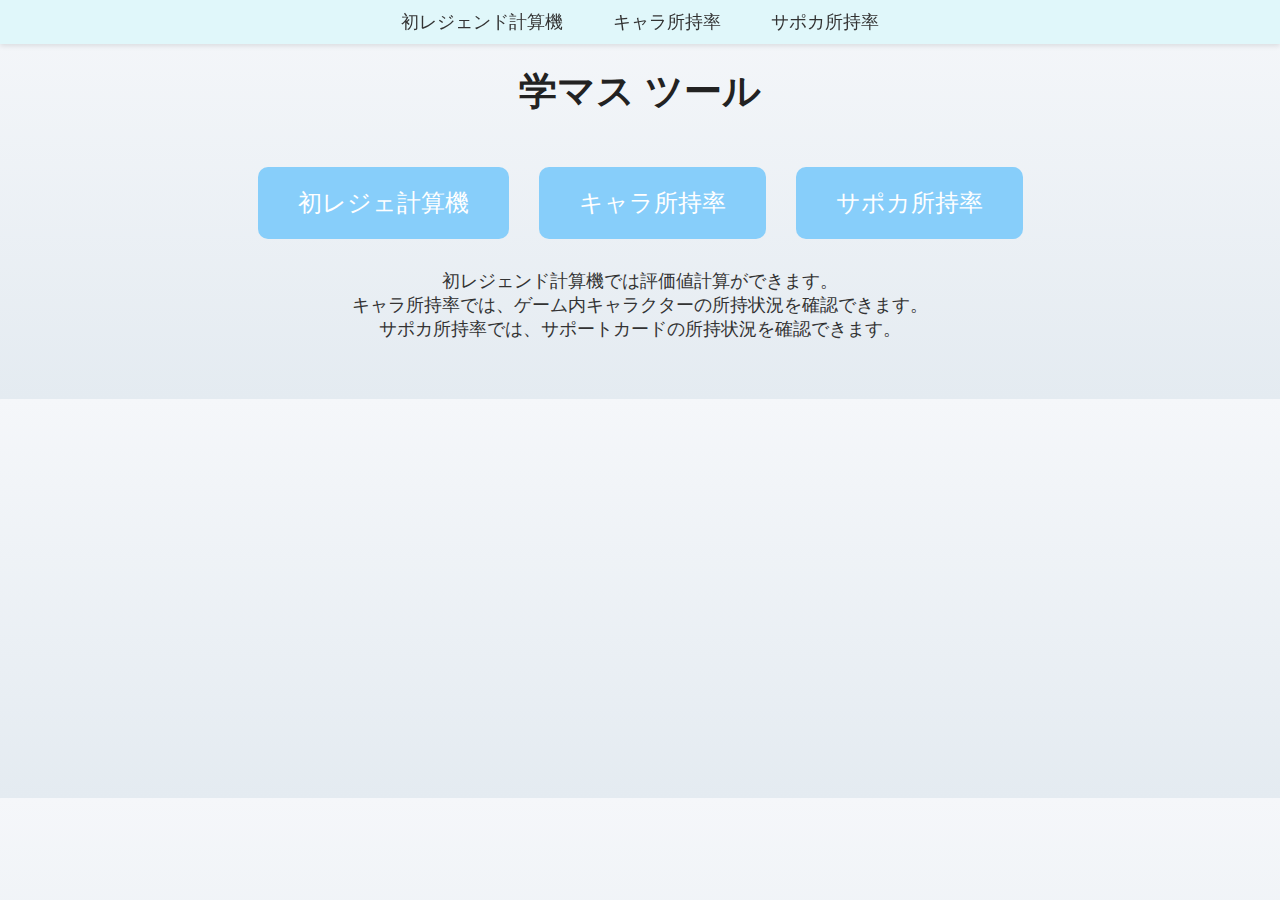
<file: index.html>
<!DOCTYPE html>
<html lang="ja">

<head>
    <meta charset="UTF-8" />
    <title>学マス ツール</title>

    <!-- Google tag (gtag.js) -->
    <script async src="https://www.googletagmanager.com/gtag/js?id=G-Z6489YQ95Q"></script>
    <script>
        window.dataLayer = window.dataLayer || [];
        function gtag() { dataLayer.push(arguments); }
        gtag('js', new Date());

        gtag('config', 'G-Z6489YQ95Q');
    </script>

    <link rel="stylesheet" href="css/style.css" />
</head>

<body>
    <header>
        <nav class="main-nav">
            <ul>
                <li><a href="pages/hajime-r-calculator.html" class="nav-link" id="harcal-link">初レジェンド計算機</a></li>
                <li><a href="pages/character-checker.html" class="nav-link" id="char-link">キャラ所持率</a></li>
                <li><a href="pages/support-checker.html" class="nav-link" id="support-link">サポカ所持率</a></li>
                <!-- <li><a href="pages/nia-simulator.html" class="nav-link" id="nia-link">NIAシミュレーター</a></li> -->
            </ul>
        </nav>
    </header>

    <main>
        <h1>学マス ツール</h1>

        <!-- ボタンリンクと説明文 -->
        <div class="link-container">
            <a href="pages/hajime-r-calculator.html" class="link-item">初レジェ計算機</a>
            <a href="pages/character-checker.html" class="link-item">キャラ所持率</a>
            <a href="pages/support-checker.html" class="link-item">サポカ所持率</a>
            <!-- <a href="pages/nia-simulator.html" class="link-item">NIAシミュレーター</a> -->
        </div>

        <p class="description">初レジェンド計算機では評価値計算ができます。<br>キャラ所持率では、ゲーム内キャラクターの所持状況を確認できます。<br>サポカ所持率では、サポートカードの所持状況を確認できます。</p>
        <!-- <br>[メンテナンス中]NIAシミュレーターでは、NIAのステータス比較ができます。</p> -->



    </main>

    <script>
        const path = window.location.pathname;
        if (path.includes("hajime-r-calculator")) {
            document.getElementById("harcal-link").classList.add("active");
        } else if (path.includes("character-checker")) {
            document.getElementById("char-link").classList.add("active");
        } else if (path.includes("support-checker")) {
            document.getElementById("support-link").classList.add("active");
        } else if (path.includes("nia-simulator")) {
            document.getElementById("nia-link").classList.add("active");
        }
    </script>
</body>

</html>
</file>
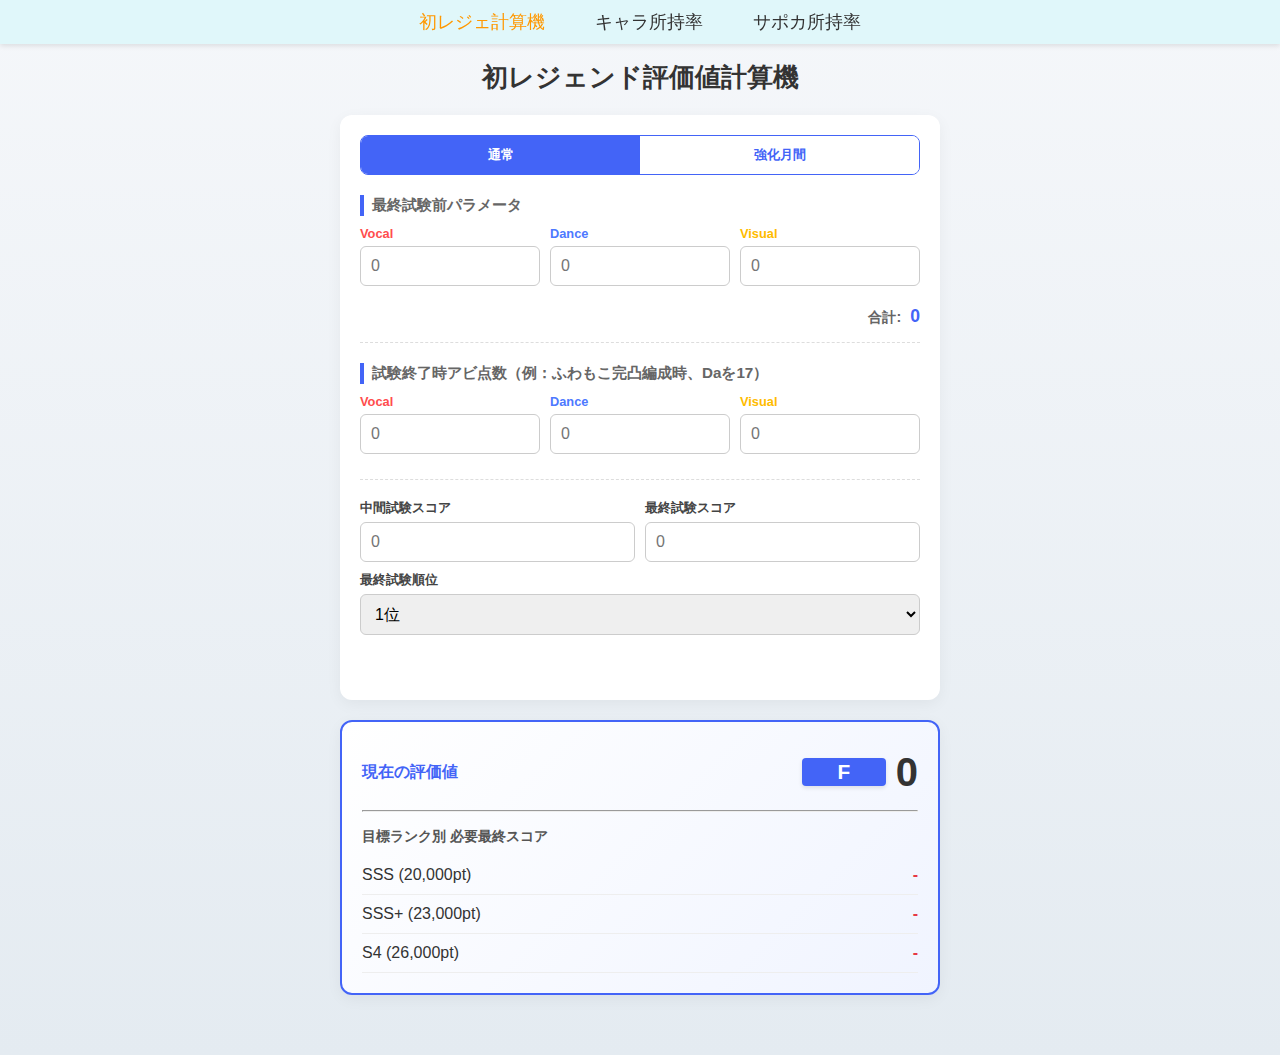
<file: pages/hajime-r-calculator.html>
<!DOCTYPE html>
<html lang="ja">

<head>
    <meta charset="UTF-8">
    <meta name="viewport" content="width=device-width, initial-scale=1.0">
    <title>学マス初レジェンド計算機</title>

    <script async src="https://www.googletagmanager.com/gtag/js?id=G-Z6489YQ95Q"></script>
    <script>
        window.dataLayer = window.dataLayer || [];
        function gtag() { dataLayer.push(arguments); }
        gtag('js', new Date());
        gtag('config', 'G-Z6489YQ95Q');
    </script>

    <link rel="stylesheet" href="../css/style.css" />
    <link rel="stylesheet" href="../css/hajime-r-calculator.css" />
</head>

<body>
    <header>
        <nav class="main-nav">
            <ul>
                <li><a href="hajime-r-calculator.html" class="nav-link active" id="harcal-link">初レジェ計算機</a></li>
                <li><a href="character-checker.html" class="nav-link" id="char-link">キャラ所持率</a></li>
                <li><a href="support-checker.html" class="nav-link" id="support-link">サポカ所持率</a></li>
            </ul>
        </nav>
    </header>

    <main class="container">
        <h1>初レジェンド評価値計算機</h1>

        <div class="calculator-card">
            <div class="mode-selector">
                <button id="modeNormal" class="mode-btn active" onclick="setMode('normal')">通常</button>
                <button id="modeIntensive" class="mode-btn" onclick="setMode('intensive')">強化月間</button>
            </div>

            <section class="input-group">
                <h3>最終試験前パラメータ</h3>
                <div class="grid-3">
                    <div class="input-field">
                        <label class="label-vo">Vocal</label>
                        <input type="number" id="preVo" min="0" max="2800" placeholder="0">
                    </div>
                    <div class="input-field">
                        <label class="label-da">Dance</label>
                        <input type="number" id="preDa" min="0" max="2800" placeholder="0">
                    </div>
                    <div class="input-field">
                        <label class="label-vi">Visual</label>
                        <input type="number" id="preVi" min="0" max="2800" placeholder="0">
                    </div>
                </div>
                <div class="param-total-display">
                    合計: <span id="preTotal">0</span>
            </section>

            <section class="input-group">
                <h3>試験終了時アビ点数（例：ふわもこ完凸編成時、Daを17）</h3>
                <div class="grid-3">
                    <div class="input-field">
                        <label class="label-vo">Vocal</label>
                        <input type="number" id="abiVo" min="0" max="2800" placeholder="0">
                    </div>
                    <div class="input-field">
                        <label class="label-da">Dance</label>
                        <input type="number" id="abiDa" min="0" max="2800" placeholder="0">
                    </div>
                    <div class="input-field">
                        <label class="label-vi">Visual</label>
                        <input type="number" id="abiVi" min="0" max="2800" placeholder="0">
                    </div>
                </div>
            </section>

            <section class="input-group">
                <div class="grid-2">
                    <div class="input-field">
                        <label>中間試験スコア</label>
                        <input type="number" id="midScore" min="0" placeholder="0">
                    </div>
                    <div class="input-field">
                        <label>最終試験スコア</label>
                        <input type="number" id="finalScore" min="0" placeholder="0">
                    </div>
                </div>
                <div class="input-field full-width">
                    <label>最終試験順位</label>
                    <select id="finalRank">
                        <option value="1">1位</option>
                        <option value="2">2位</option>
                        <option value="3">3位</option>
                        <option value="0">不合格</option>
                    </select>
                </div>

                <div id="sparkleGroup" class="input-field full-width" style="display: none; margin-top: 15px;">
                    <label style="color: #ff9800;">最終試験前ほしのきらめき（Maxは420）</label>
                    <input type="number" id="sparkle" min="0" max="420"
                        placeholder="0">※最終試験での獲得量の計算式が不明な為、固定で減衰分（190）増加するようになっています。減衰は30-35万付近
                </div>
            </section>
        </div>

        <div class="result-card">
            <div class="total-eval">
                <span class="label">現在の評価値</span>
                <div class="eval-display">
                    <span id="evalRank" class="rank-badge">-</span>
                    <span id="totalEvaluation" class="value">0</span>
                </div>
            </div>

            <hr>

            <div class="target-scores">
                <h3>目標ランク別 必要最終スコア</h3>
                <div class="target-item">
                    <span>SSS (20,000pt)</span>
                    <span id="targetSSS" class="needed-score">-</span>
                </div>
                <div class="target-item">
                    <span>SSS+ (23,000pt)</span>
                    <span id="targetSSSPlus" class="needed-score">-</span>
                </div>
                <div class="target-item">
                    <span>S4 (26,000pt)</span>
                    <span id="targetS4" class="needed-score">-</span>
                </div>
            </div>
        </div>
    </main>

    <script src="../js/hajime-r-calculator.js"></script>
</body>

</html>
</file>
<file: css/style.css>
header {
    background-color: #e0f7fa;
    position: fixed;
    top: 0;
    left: 0; /* ← 明示的に左端に寄せる */
    width: 100%;
    z-index: 1000;
    box-shadow: 0 2px 5px rgba(0, 0, 0, 0.1);
}


body {
    margin: 0;
    padding-top: 60px; /* ヘッダー分 */
    padding-left: 0;
    padding-right: 0;
    padding-bottom: 40px; /* 必要なら */
    font-family: 'Noto Sans JP', sans-serif;
    background: linear-gradient(to bottom, #f5f7fa, #e4ebf1);
    color: #333;
    text-align: center;
}


/* --- 修正：ここから --- */
.main-nav ul {
    display: flex;
    justify-content: center;
    list-style: none;
    margin: 0;
    padding: 10px 0;
    flex-wrap: nowrap; /* 項目が下に落ちないように固定 */
}

.main-nav li {
    margin: 0 10px; /* 20pxから10pxに減らして間隔を詰めやすくする */
}

.main-nav a {
    color: #333;
    text-decoration: none;
    font-size: 18px;
    padding: 10px 15px; /* 左右の余白を少し詰める */
    border-radius: 6px;
    transition: background-color 0.3s, color 0.3s;
    white-space: nowrap; /* テキスト内の改行を禁止 */
}
/* --- 修正：ここまで --- */

/* --- 追加：画面が狭い時のためのレスポンシブ設定 --- */
@media screen and (max-width: 650px) {
    .main-nav li {
        margin: 0 5px; /* 項目間の余白をさらに詰める */
    }
    .main-nav a {
        font-size: 15px; /* 文字サイズを下げる */
        padding: 10px 8px; /* 内側の余白をさらに詰める */
    }
}

@media screen and (max-width: 480px) {
    .main-nav a {
        font-size: 13px; /* スマホ向けにさらに小さく */
        padding: 10px 5px;
    }
}
/* --- 追加：ここまで --- */

/* 以下、a:hover と a.active の設定は変更なしでOKです */
.main-nav a:hover {
    color: #d84315;
}

.main-nav a.active {
    color: #ff9800;
}



body {
    font-family: 'Noto Sans JP', sans-serif;
    background: linear-gradient(to bottom, #f5f7fa, #e4ebf1);
    color: #333;
    padding: 40px;
    text-align: center;
}

h1 {
    font-size: 2.4em;
    margin-bottom: 20px;
    color: #222;
    font-weight: 700;
}

.red {
    color: #e74c3c;
    font-weight: bold;
}

.buttons {
    margin-bottom: 30px;
}

.buttons button {
    background: linear-gradient(to right, #6fb1fc, #4364f7);
    color: white;
    font-size: 1em;
    padding: 10px 20px;
    border: none;
    border-radius: 25px;
    margin: 5px;
    cursor: pointer;
    transition: all 0.3s ease;
    box-shadow: 0 4px 10px rgba(67, 100, 247, 0.2);
}

.buttons button:hover {
    transform: translateY(-2px);
    box-shadow: 0 6px 15px rgba(67, 100, 247, 0.3);
}




.twitter-share-button {
    background: linear-gradient(to right, #1DA1F2, #0d8ddb);
    color: white;
    font-size: 1em;
    padding: 10px 20px;
    border: none;
    border-radius: 25px;
    cursor: pointer;
    margin-top: 20px;
    transition: all 0.3s ease;
    box-shadow: 0 4px 10px rgba(29, 161, 242, 0.2);
}

.twitter-share-button:hover {
    transform: translateY(-2px);
    box-shadow: 0 6px 15px rgba(29, 161, 242, 0.3);
}


.footer-image {
    margin-top: 60px;
}

.footer-image img {
    max-width: 100%;
    height: auto;
    border-radius: 12px;
    box-shadow: 0 4px 20px rgba(0, 0, 0, 0.1);
}

/* ボタンと説明文 */
.link-container {
    display: flex;
    justify-content: center;
    gap: 30px;
    margin-top: 50px;
}

.link-item {
    font-size: 24px;
    text-decoration: none;
    color: #fff;
    background-color: #87CEFA;
    /* 薄い水色 */
    padding: 20px 40px;
    border-radius: 10px;
    transition: background-color 0.3s ease, color 0.3s ease;
    display: inline-block;
}

.link-item:hover {
    background-color: #FFA500;
    /* 濃いオレンジ */
    color: #fff;
}

.link-item:active {
    background-color: #FF8C00;
    /* アクティブ時の色 */
}

/* 説明文のスタイル */
.description {
    text-align: center;
    font-size: 18px;
    margin-top: 30px;
    color: #333;
}
</file>
<file: css/hajime-r-calculator.css>
.container {
    max-width: 600px;
    margin: 20px auto;
    padding: 0 15px;
}

h1 {
    /* clampを使って、画面幅に合わせて文字サイズを適切に調整します */
    /* 最小 1.1rem、推奨 4.5vw（画面幅の4.5%）、最大 1.6rem */
    font-size: clamp(1.1rem, 4.5vw, 1.6rem);
    
    color: #333;
    margin: 20px 0;
    text-align: center;
    font-weight: bold;

    /* --- ここからが2行にしないための重要設定 --- */
    white-space: nowrap;     /* 文字を折り返さない */
    overflow: hidden;        /* はみ出た分を隠す */
    text-overflow: ellipsis; /* もし入り切らないほど狭ければ末尾を「...」にする */
    
    /* 左右に少しだけ余白を持たせて、画面端に密着するのを防ぐ */
    padding: 0 5px;
    box-sizing: border-box;
}

/* モード切替ボタン */
.mode-selector {
    display: flex;
    justify-content: center;
    gap: 0;
    margin-bottom: 20px;
    border: 1px solid #4364f7;
    border-radius: 8px;
    overflow: hidden;
}

.mode-btn {
    flex: 1;
    padding: 10px;
    border: none;
    background: #fff;
    color: #4364f7;
    cursor: pointer;
    font-weight: bold;
    transition: all 0.3s;
}

.mode-btn.active {
    background: #4364f7;
    color: #fff;
}

.calculator-card, .result-card {
    background: #fff;
    border-radius: 12px;
    padding: 20px;
    box-shadow: 0 4px 15px rgba(0,0,0,0.05);
    margin-bottom: 20px;
    text-align: left;
}

.input-group {
    margin-bottom: 20px;
    padding-bottom: 15px;
    border-bottom: 1px dashed #ddd;
}

.input-group:last-child {
    border-bottom: none;
}

.input-group h3 {
    font-size: 0.95rem;
    color: #666;
    margin-bottom: 10px;
    border-left: 4px solid #4364f7;
    padding-left: 8px;
}

.grid-3 {
    display: grid;
    grid-template-columns: repeat(3, 1fr); /* 1fr 1fr 1fr と同義ですが、より簡潔です */
    gap: 10px;
}

.grid-2 {
    display: grid;
    grid-template-columns: repeat(2, 1fr);
    gap: 10px;
}

.input-field {
    display: flex;
    flex-direction: column;
    margin-bottom: 10px;
}

.input-field label {
    font-size: 0.8rem;
    font-weight: bold;
    margin-bottom: 5px;
    color: #444;
}

.input-field input, .input-field select {
    padding: 10px;
    border: 1px solid #ccc;
    border-radius: 6px;
    font-size: 1rem;
    box-sizing: border-box; /* これを追加: paddingとborderを幅に含める */
    width: 100%; /* これを追加: 親要素の幅いっぱいに広げる */
}

.input-field input:focus {
    outline: none;
    border-color: #4364f7;
    box-shadow: 0 0 0 2px rgba(67, 100, 247, 0.1);
}

/* 結果表示エリア */
.result-card {
    background: linear-gradient(135deg, #ffffff 0%, #f0f4ff 100%);
    border: 2px solid #4364f7;
    border-radius: 12px;
    padding: 20px;
    margin-bottom: 20px;
    box-sizing: border-box; /* はみ出し防止 */
}

.total-eval {
    display: flex;
    justify-content: space-between;
    align-items: center;
    flex-wrap: wrap; /* 狭い時に上下に逃げられるようにする */
    gap: 10px;
    padding: 10px 0;
}

.total-eval .label {
    font-weight: bold;
    color: #4364f7;
    font-size: 1rem;
    white-space: nowrap;
}

.total-eval .value {
    font-size: clamp(1.5rem, 8vw, 2.5rem); /* 最小1.5rem、画面幅の8%、最大2.5rem */
    font-weight: 800;
    color: #333;
    line-height: 1;
}

.target-scores h3 {
    font-size: 0.9rem;
    margin: 15px 0 10px;
    color: #555;
}

.target-item {
    display: flex;
    justify-content: space-between;
    align-items: center;
    padding: 10px 0;
    border-bottom: 1px solid #eee;
    font-size: clamp(0.9rem, 4vw, 1rem); /* 文字サイズを微調整 */
}

.needed-score {
    font-weight: bold;
    color: #e63946;
    text-align: right;
}



/* 属性カラー設定 */
.label-vo { color: #ff4d4d !important; } /* 赤 */
.label-da { color: #4d79ff !important; } /* 青 */
.label-vi { color: #ffbc00 !important; } /* 黄（見やすく調整） */

/* 評価値表示のレイアウト調整 */
.eval-display {
    display: flex;
    align-items: center;
    gap: 10px;
    flex-shrink: 1; /* 親に合わせて縮むように設定 */
}

/* ランクバッジのデザイン */
.rank-badge {
    background-color: #4364f7;
    color: white;
    padding: 2px 12px;
    border-radius: 4px;
    font-weight: bold;
    font-size: clamp(1rem, 5vw, 1.3rem);
    min-width: 60px;
    text-align: center;
    box-shadow: 0 2px 4px rgba(0,0,0,0.1);
}

/* スマホ用微調整：さらに狭い画面（iPhone SE等）の場合 */
@media screen and (max-width: 400px) {
    .result-card {
        padding: 15px 10px; /* 内側の余白を削る */
    }
    .total-eval {
        justify-content: center; /* 中央寄せにして安定させる */
        text-align: center;
    }
}

.param-total-display {
    margin-top: 10px;
    text-align: right;
    font-size: 0.9rem;
    font-weight: bold;
    color: #666;
}

#preTotal {
    color: #4364f7; /* メインカラーに合わせて青色に */
    font-size: 1.1rem;
    margin-left: 5px;
}
</file>
